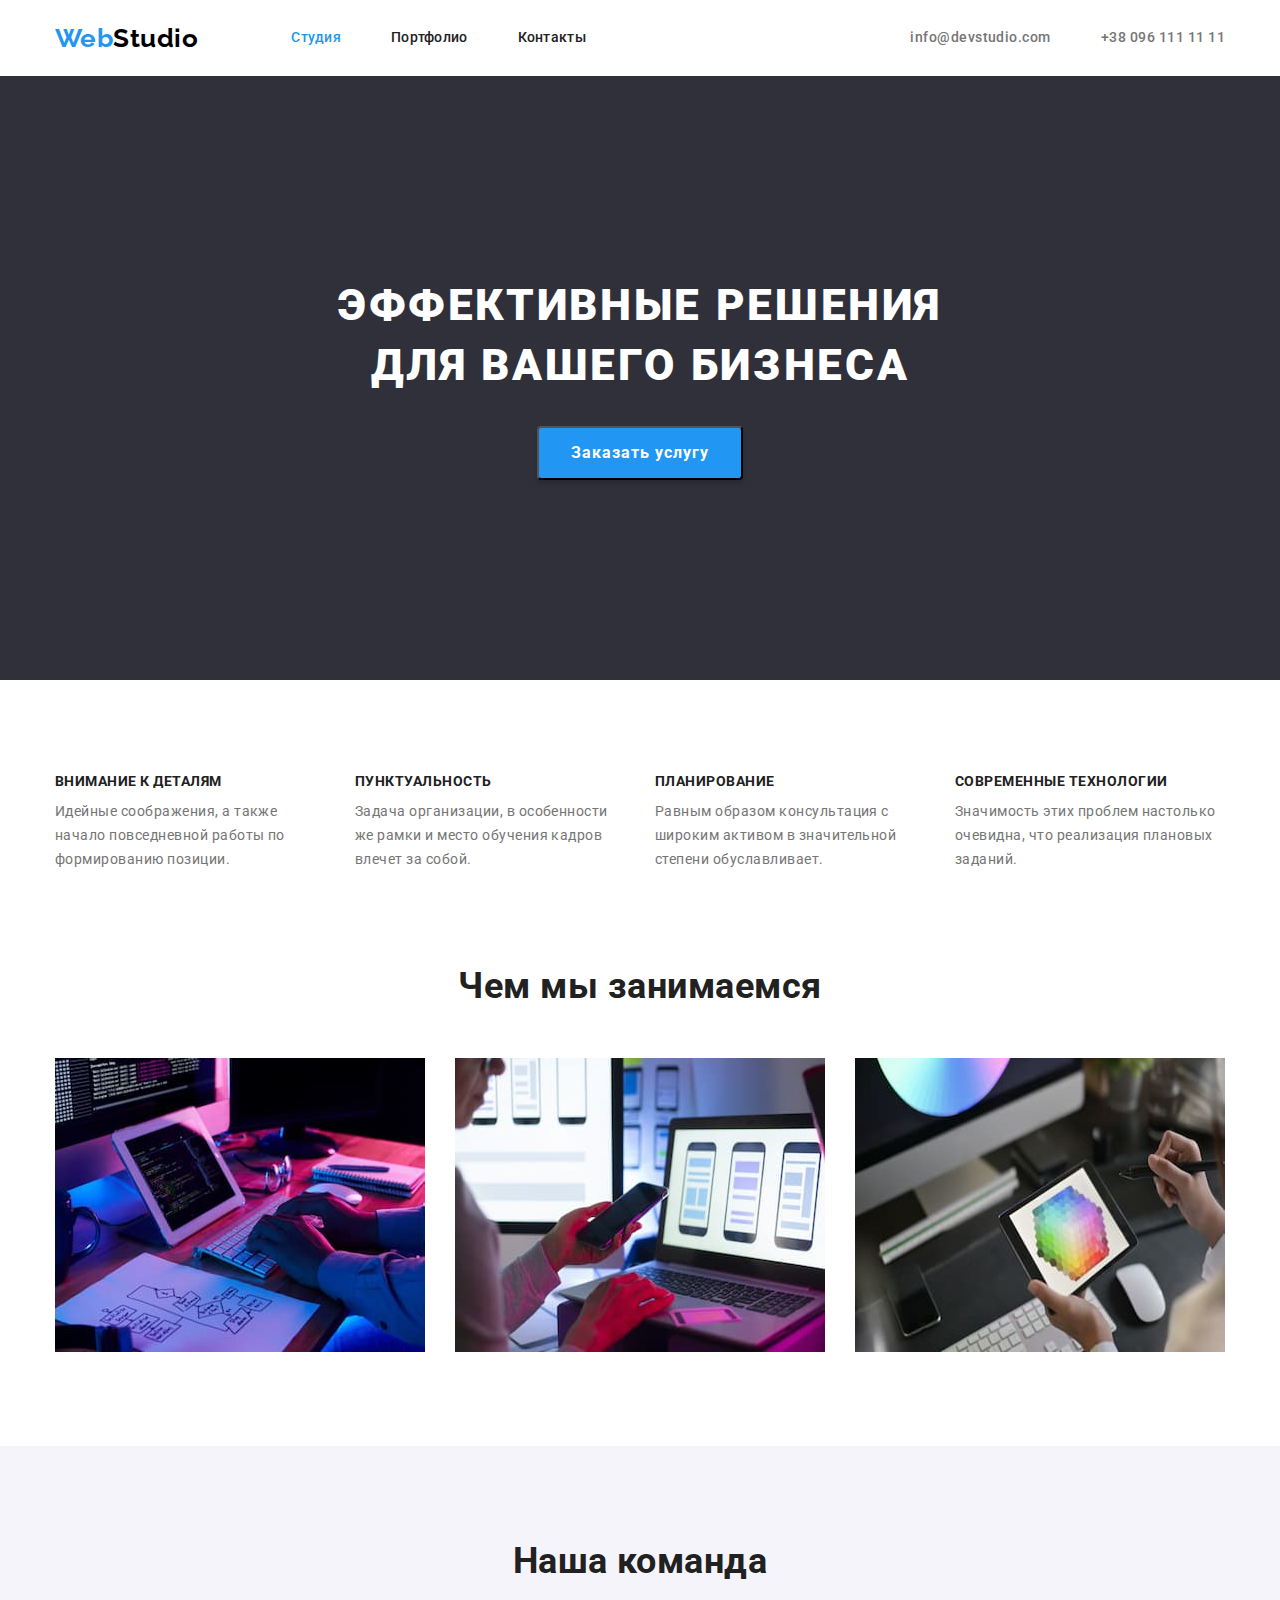
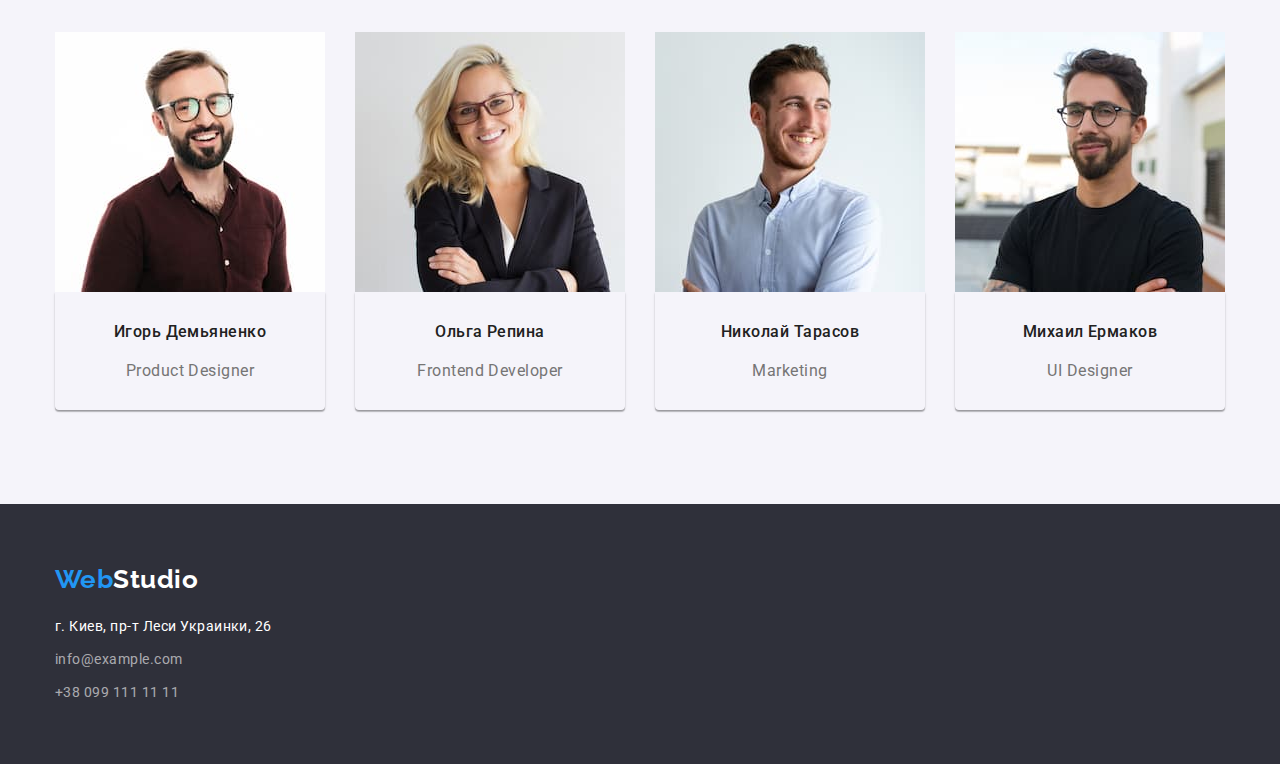
<file: index.html>
<!DOCTYPE html>
<html lang="ru">
<head>
    <meta charset="UTF-8">
    <meta http-equiv="X-UA-Compatible" content="IE=edge">
    <meta name="viewport" content="width=device-width, initial-scale=1.0">
    <title>goit-markup-hw-01</title>
    <link href="https://fonts.googleapis.com/css2?family=Raleway:wght@700&family=Roboto:wght@400;500;700;900&display=swap" rel="stylesheet">
    <link
    rel="stylesheet"
    href="https://cdnjs.cloudflare.com/ajax/libs/modern-normalize/1.1.0/modern-normalize.min.css"
    />
    <link rel="stylesheet" href="./css/styles.css">
</head>
<body>
<!--topbar section-->
<header>  

<nav class="container main-nav">
    <a class="logo-second"href="#"><span class="logo-first">Web</span>Studio</a>

    <ul class="site-nav">
        <li class="item"><a class="link current" href="#">Студия</a></li>
        <li class="item"><a class="link" href="./portfolio.html">Портфолио</a></li>
        <li class="item"><a class="link" href="#">Контакты</a></li>
    </ul>

    <ul class="contacts-header">
        <li class="item"><a class="link" href="mailto:info@devstudio.com">info@devstudio.com</a></li>
        <li class="item"><a class="link" href="tel:+380961111111">+38 096 111 11 11</a></li>
    </ul>
</nav>

</header>

<main>
<!-- hero -->
<section class="hero">
    <div class="container hero-place">
    <h1 class="hero-title">ЭФФЕКТИВНЫЕ РЕШЕНИЯ<br>ДЛЯ ВАШЕГО БИЗНЕСА</h1>
    <button class= "hero-button" type="button">Заказать услугу</button>
    </div>
</section>
    
<!--list of benefits-->
<section class="section">
<div class="container benefits">
<ul class="benefits-list list horisontal">
    <!--first column-->
    <li class="item">
        <h3 class="section-title">ВНИМАНИЕ К ДЕТАЛЯМ</h3>
        <p class="text">
            Идейные соображения, а также<br>начало повседневной работы по<br>формированию позиции.
        </p>
    </li>
    <!--second column-->
    <li class="item">
        <h3 class="section-title">ПУНКТУАЛЬНОСТЬ</h3>
        <p class="text">
            Задача организации, в особенности<br>же рамки и место обучения кадров<br> влечет за собой.
        </p>
    </li>
    <!--third column-->
    <li class="item">
        <h3 class="section-title">ПЛАНИРОВАНИЕ</h3>
        <p class="text">
            Равным образом консультация с<br>широким активом в значительной<br>степени обуславливает.
        </p>
    </li>
    <!--fourth column-->
    <li class="item">
        <h3 class="section-title">СОВРЕМЕННЫЕ ТЕХНОЛОГИИ</h3>
        <p class="text">
            Значимость этих проблем настолько<br>очевидна, что реализация плановых<br>заданий.
        </p>
    </li>
</ul>
</div>
</section>

<!--Our business-->
<section>
    <div class="container business">
    <h2 class="section-title-h2 business">Чем мы занимаемся</h2>
    
<div class="business-list">
<ul class="list horisontal">
    <li class="item">
        <img src="images/Picture-1-figma-hw-1.jpg"
        alt="разработчик пишет код за своим рабочим столом, подсматривая в планшет"
        width="370"
        height="294"
        >
    </li>
    <li class="item">
        <img src="images/Picture-2-figma-hw-1.jpg"
        alt="разработчик работает за ноутбуком со смартфоном в руках, на экране ноутбука адаптация контента под смартфон"
        width="370"
        height="294"
        >
    </li>
    <li class="item">
        <img src="images/Picture-3-figma-hw-1.jpg"
        alt="разработчик, находясь перед компьютером, держит в руках планшет, на экране которого показана палитра из множества цветов"
        width="370"
        height="294"
        >
    </li>
</ul>
</div>
</div>

</section>

<!--Our team-->
<section class="our-team-section">
    <h2 class="section-title-h2">Наша команда</h2>
<div class="container team">
    
<ul class="team horisontal">
<li class="item">
        <img src="images/Photo-1-hw1.jpg" 
        alt="Игорь Демьяненко, Product Designer"
        width="270"
        height="260"
        >
        <div class="card-description">
        <h3 class="section-title">Игорь Демьяненко</h3>
        <p class="text">Product Designer</p>
        </div>
</li>
<li class="item">
        <img src="images/Photo-2-hw1.jpg" 
        alt="Ольга Репина, Frontend Developer"
        width="270"
        height="260"
        >
        <div class="card-description">
        <h3 class="section-title">Ольга Репина</h3>
        <p class="text">Frontend Developer</p>
        </div>
</li>
<li class="item">
        <img src="images/Photo-3-hw1.jpg" 
        alt="Николай Тарасов, Marketing"
        width="270"
        height="260"
        >
        <div class="card-description">
        <h3 class="section-title">Николай Тарасов</h3>
        <p class="text">Marketing</p>
        </div>
</li>
<li class="item">
        <img src="images/Photo-4-hw1.jpg" 
        alt="Михаил Ермаков, UI Designer"
        width="270"
        height="260"
        >
        <div class="card-description">
        <h3 class="section-title">Михаил Ермаков</h3>
        <p class="text">UI Designer</p>
        </div>
</li>
</ul>
</div>
</section>
</main>

<footer class="down-side">
    <div class="container">
    <a class="logo-second"href="#"><span class="logo-first">Web</span>Studio</a>
<!--contacts container-->    
<address>
    <ul class="contacts-footer">
        <li><a class="link" href="#">г. Киев, пр-т Леси Украинки, 26</a></li>
        <li><a class="link-cont" href="mailto:info@example.com">info@example.com</a></li>
        <li><a class="link-cont" href="tel:+380991111111">+38 099 111 11 11</a></li>   
    </ul>
</address>
    </div>
</footer>

</body>
</html>
</file>
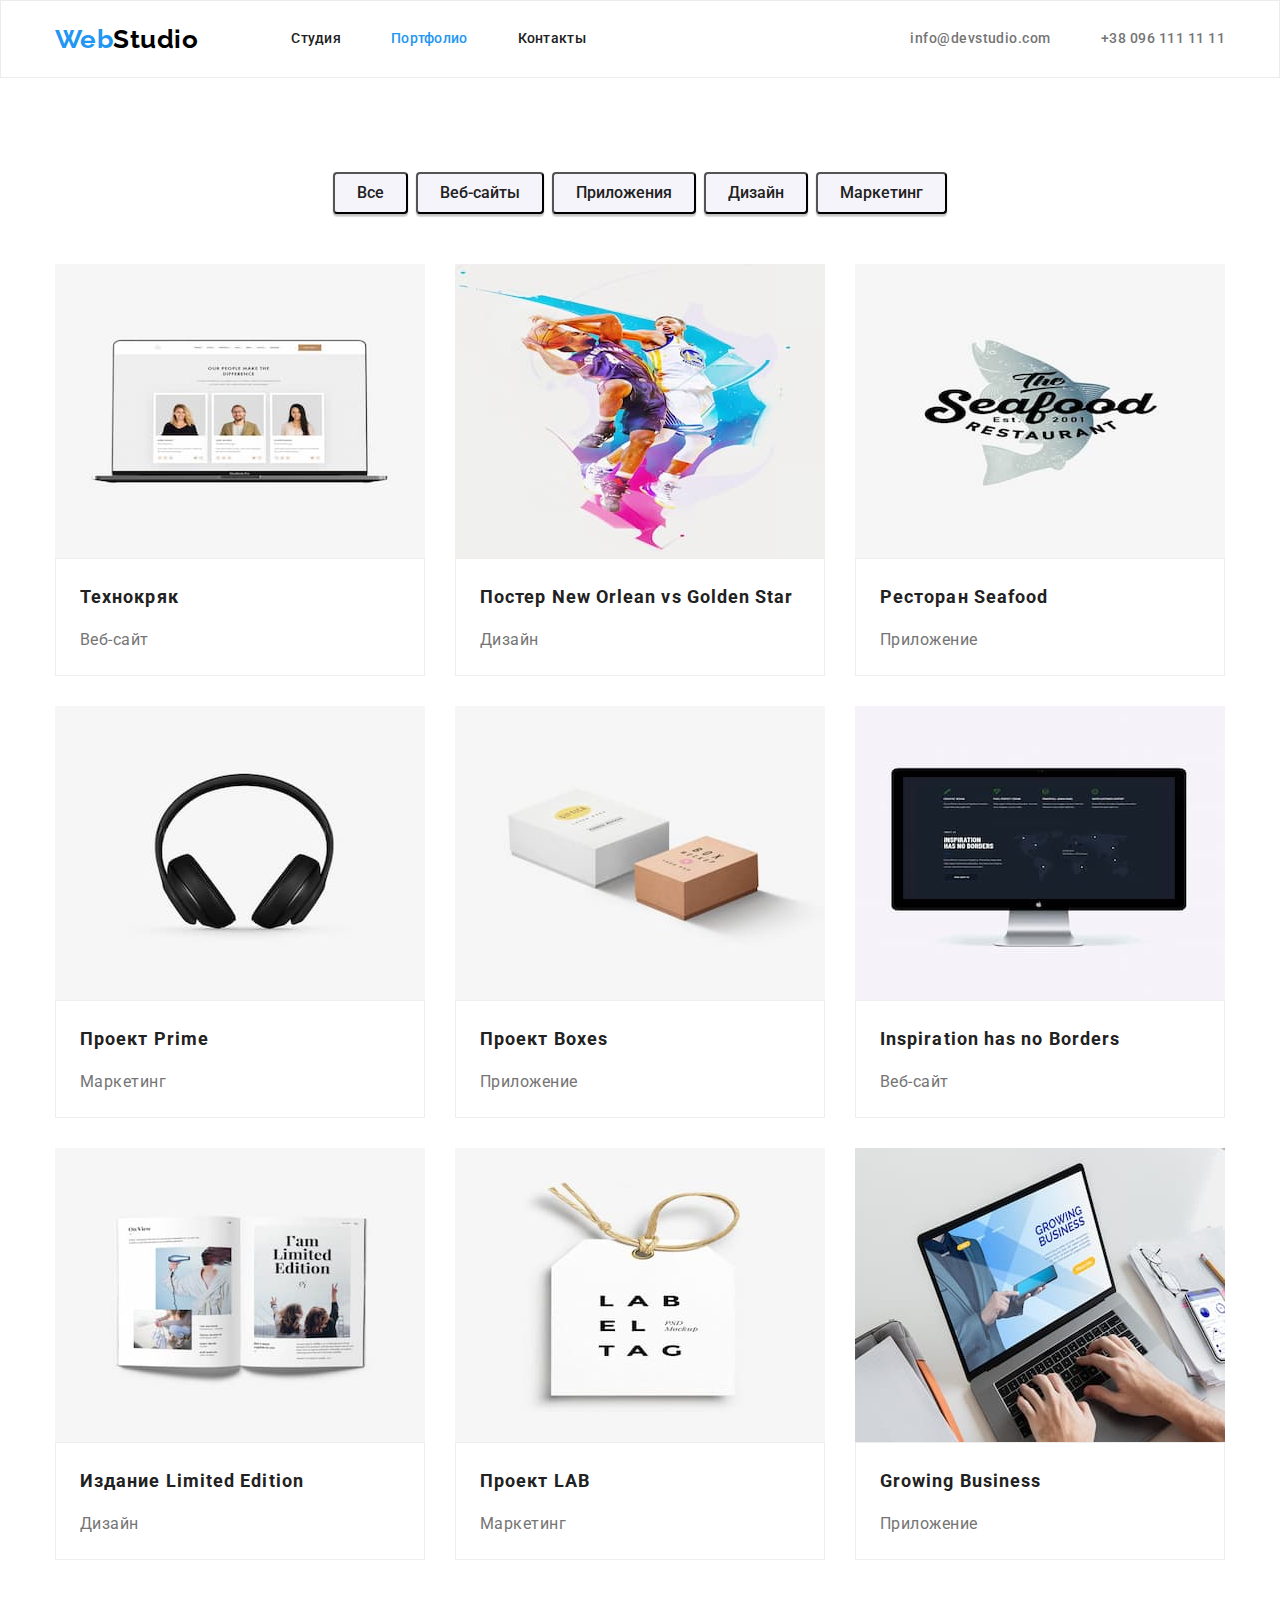
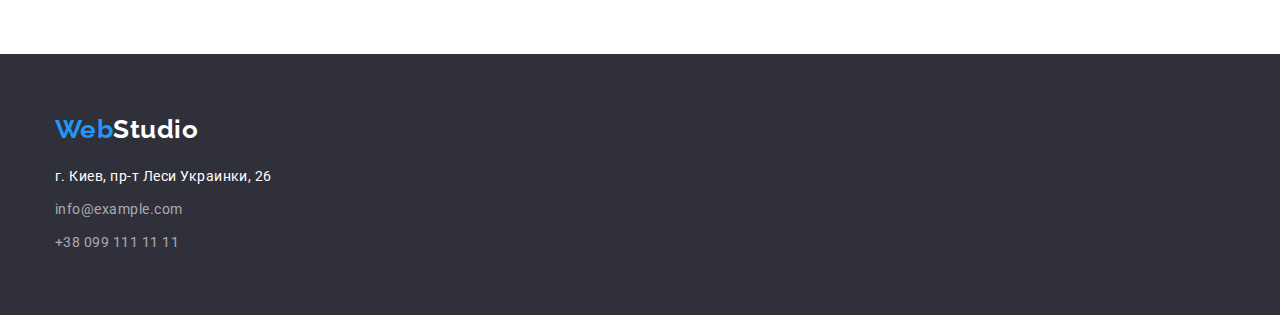
<file: portfolio.html>
<!DOCTYPE html>
<html lang="ru">
<head>
    <meta charset="UTF-8">
    <meta http-equiv="X-UA-Compatible" content="IE=edge">
    <meta name="viewport" content="width=device-width, initial-scale=1.0">
    <title>goit-markup-hw-01</title>
    <link href="https://fonts.googleapis.com/css2?family=Raleway:wght@700&family=Roboto:wght@400;500;700;900&display=swap" rel="stylesheet">
    <link
    rel="stylesheet"
    href="https://cdnjs.cloudflare.com/ajax/libs/modern-normalize/1.1.0/modern-normalize.min.css"
    />
    <link rel="stylesheet" href="./css/styles.css">
</head>
<body>
<!--topbar section-->
<header class="heder">  

    <nav class="container main-nav">
        <a class="logo-second"href="#"><span class="logo-first">Web</span>Studio</a>
    
        <ul class="site-nav">
            <li class="item"><a class="link" href="./index.html">Студия</a></li>
            <li class="item"><a class="link current" href="#">Портфолио</a></li>
            <li class="item"><a class="link" href="#">Контакты</a></li>
        </ul>
    
        <ul class="contacts-header">
            <li class="item"><a class="link" href="mailto:info@devstudio.com">info@devstudio.com</a></li>
            <li class="item"><a class="link" href="tel:+380961111111">+38 096 111 11 11</a></li>
        </ul>
    </nav>
    
    </header>

<main>
    
    <section class="projects">
        <h1 class="portfolio">our work</h1>
    <div class="container navigation">
        <ul class="filter">
            <li class="item"><button class="filter-button" type="button">Все</button></li>
            <li class="item"><button class="filter-button" type="button">Веб-сайты</button></li>
            <li class="item"><button class="filter-button" type="button">Приложения</button></li>
            <li class="item"><button class="filter-button" type="button">Дизайн</button></li>
            <li class="item"><button class="filter-button" type="button">Маркетинг</button></li>
        </ul>  
    </div>
    <div class="container ">
    <ul class="specification">
        <li class="item">
            <img src="images/Picture-1-hw2.jpg" 
            alt="фото ноутбука с открытой страницей веб сайта"
            width="370"
            height="294"
            >
            <div class="card-specification">
            <h3 class="section-title">Технокряк</h3>
            <p class="text">Веб-сайт</p>
            </div>
        </li>
        <li class="item">
            <img src="images/Picture-2-hw2.jpg" 
            alt="постер New Orlean vs Golden Star"
            width="370"
            height="294"
            >
            <div class="card-specification">
            <h3 class="section-title">Постер New Orlean vs Golden Star</h3>
            <p class="text">Дизайн</p>
            </div>
        </li>
        <li class="item">
            <img src="images/Picture-3-hw2.jpg" 
            alt="постер Ресторана Seafood"
            width="370"
            height="294"
            >
            <div class="card-specification">
            <h3 class="section-title">Ресторан Seafood</h3>
            <p class="text">Приложение</p>
            </div>
        </li>
        <li class="item">
            <img src="images/Picture-4-hw2.jpg" 
            alt="полноразмерные черные наушники на белом фоне"
            width="370"
            height="294"
            >
            <div class="card-specification">
            <h3 class="section-title">Проект Prime</h3>
            <p class="text">Маркетинг</p>
            </div>
        </li>
        <li class="item">
            <img src="images/Picture-5-hw2.jpg" 
            alt="две коробки с надписями, одна белая, вторая бежевая"
            width="370"
            height="294"
            >
            <div class="card-specification">
            <h3 class="section-title">Проект Boxes</h3>
            <p class="text">Приложение</p>
            </div>
        </li>
        <li class="item">
            <img src="images/Picture-6-hw2.jpg" 
            alt="фото монитора, на котором открыта страница с черным фоном"
            width="370"
            height="294"
            >
            <div class="card-specification">
            <h3 class="section-title">Inspiration has no Borders</h3>
            <p class="text">Веб-сайт</p>
            </div>
        </li>
        <li class="item">
            <img src="images/Picture-7-hw2.jpg" 
            alt="фото открытой книги на белом фоне"
            width="370"
            height="294"
            >
            <div class="card-specification">
            <h3 class="section-title">Издание Limited Edition</h3>
            <p class="text">Дизайн</p>
            </div>
        </li>
        <li class="item">
            <img src="images\Picture-8-hw2.jpg" 
            alt="фото открытой книги на белом фоне"
            width="370"
            height="294"
            >
            <div class="card-specification">
            <h3 class="section-title">Проект LAB</h3>
            <p class="text">Маркетинг</p>
            </div>
        </li>
        <li class="item">
            <img src="images/Picture-9-hw2.jpg" 
            alt="человек работает за ноутбуком"
            width="370"
            height="294"
            >
            <div class="card-specification">
            <h3 class="section-title">Growing Business</h3>
            <p class="text">Приложение</p>
            </div>
        </li>
    </ul>
    </div>
    </section>
</main>

<footer class="down-side">
    <div class="container">
    <a class="logo-second"href="#"><span class="logo-first">Web</span>Studio</a>
<!--contacts container-->    
<address>
    <ul class="contacts-footer">
        <li><a class="link" href="#">г. Киев, пр-т Леси Украинки, 26</a></li>
        <li><a class="link-cont" href="mailto:info@example.com">info@example.com</a></li>
        <li><a class="link-cont" href="tel:+380991111111">+38 099 111 11 11</a></li>   
    </ul>
</address>
    </div>
</footer>

</body>
</html>
</file>
<file: css/styles.css>
:root {
    --primary-text-color: #757575;
    --title-text-color: #000000;
    --accent-color: #2196F3;
    --background-color: #ffffff;
}

p,
h1,
h2,
h3 {
margin-top: 0;
margin-bottom: 0;
}
img {
    display: block;
}

body {
    margin: 0;
    background-color: var(--background-color);
    color: var(--primary-text-color);
    font-family: Roboto, sans-serif;
    letter-spacing: 0.03em;
    font-weight: 400;
}

header {
    background: #FFFFFF;
}
button {
    font-family: Roboto, sans-serif;
}
ul {
    list-style: none;
    margin: 0;
    padding: 0;
}

.heder {
    border: 1px solid #ececec;
}
.section {
    padding: 94px 0;
}

.container {
margin: 0 auto;
padding-left: 15px;
padding-right: 15px;
width: 1200px;
}
/* header-logo */
.logo-first {
color: var(--accent-color);
font-family: Raleway;
}
.logo-second {
font-family: Raleway;
font-weight: 700;
font-size: 26px;
line-height: 1.19;
color: var(--title-text-color);
text-decoration: none;
margin-right: 93px;
}

.main-nav {
    display: flex;
    align-items: center;
    display: flex;
    margin: 0 auto;
    padding-left: 15;
    padding-right: 15;
    width: 1200;
    }

.site-nav {
    display: flex;
}

.site-nav .item:not(:last-child) {
    margin-right: 50px;
}

/* site nav */
.site-nav .link {
    display: flex;
    padding-top: 30px;
    padding-bottom: 30px;
    color: #212121;
    text-decoration: none;
    font-weight: 500;
    font-size: 14px;
    line-height: 1.14;
    letter-spacing: 0.02em;
    }
.site-nav .link:hover,
.site-nav .link:focus {
    color: var(--accent-color);
    }
.site-nav .link.current {
    color: var(--accent-color);
    }

.contacts-header .item {
    display: flex;
}

.contacts-header {
    display: flex;
    margin-left: auto;
}

/* contacts header */
.contacts-header .link {
    color: var(--primary-text-color);
    text-decoration: none;
    font-weight: 500;
    font-size: 14px;
    line-height: 1.14;
}
.contacts-header .link:hover,
.contacts-header .link:focus {
    color: var(--accent-color);
    display: inline;
}

.contacts-header .item+ .item {
    margin-left: 50px;
}

/* hero styles */
.hero {
    background : #2F303A;
    letter-spacing: 0.06em;
    text-align: center;
    padding: 200px 0 200px 0;
}
.hero-title {
    color: #FFFFFF;
    font-weight: 900;
    font-size: 44px;
    line-height: 1.36;
    letter-spacing: 0.06em;
    text-transform: uppercase;
}
.hero-button {
    display: inline-block;
    color: #FFFFFF;
    background: var(--accent-color);
    cursor: pointer;
    font-weight: 700;
    font-size: 16px;
    line-height: 1.88;
    display: flex;
    align-items: center;
    letter-spacing: 0.06em;
    padding: 10px 32px;
    border-radius: 4px;
    box-shadow: 0px 4px 4px rgba(0, 0, 0, 0.15);
    margin-left: auto;
    margin-right: auto;
    margin-top: 30px;
}
.section-title {
    font-weight: 700;
    font-size: 14px;
    line-height: 1.14;
    margin-bottom: 10px;
}
.section-title-h2 {
    font-weight: 700;
    font-size: 36px;
    line-height: 1.17;
    text-align: center;
}
.section-title,
.section-title-h2 {
    color: #212121;
}
.container .benefits {
    padding-top: 94px;
}
.benefits-list .item .text {
    margin-top: 10px;
}

.benefits-list .item {
    width: calc(100%/4);
    margin-right: 30px;
    justify-content: space-between;
}

.benefits-list .item:nth-child(4n) {
    margin-right: 0;    
}

.benefits-list .section-title {
    text-transform: uppercase;
}
.benefits-list .text {
    font-size: 14px;
    line-height: 1.71;
    justify-content: space-between;
}

/*our business*/
.section-title-h2.business {
margin-bottom: 50px;
}
.container.business {
    padding-bottom: 94px;
}
.business .list .item {
    width: calc(100%/3);
    margin-right: 30px;
}
.business .list .item:nth-child(4n) {
    margin-right: 0;    
}

.horisontal {
display: flex;    
flex-direction: row;
}

/* our team*/
.our-team-section {
    padding-top: 94px;
    padding-bottom: 94px;
}
.our-team-section .section-title-h2 {
margin-bottom: 50px;
}

.team .horisontal .item {
    width: calc(100%/4);
    margin-right: 30px;
    padding-top: 0;
}
.team .horisontal .item:nth-last-child(1) {
    margin-right: 0;
}
.section,
.our-team-section {
    color: var(--primary-text-color);
}
.our-team-section {
    background: #F5F4FA;
}
.team .text {
    font-size: 16px;
    line-height: 1.19;
    font-weight: 400;
}
.team .section-title {
    font-weight: 500;
    font-size: 16px;
    line-height: 1.19;
}
.card-description {
    padding: 30px 0 30px 0;
    text-align: center;
    box-shadow: 0px 1px 3px rgba(0, 0, 0, 0.12), 0px 1px 1px rgba(0, 0, 0, 0.14), 0px 2px 1px rgba(0, 0, 0, 0.2);
    border-radius: 0px 0px 4px 4px;
}

.card-description .text {
    padding: 10px 0 0 0;
}

.down-side {
    padding: 60px 0 60px 0;
}
/* logo footer */
.down-side .container .logo-second {
    color: #FFFFFF;
}
.contacts-footer .link {
    display: flex;
    margin-top: 20px;
}
.contacts-footer .link-cont {
    display: flex;
    margin-top: 9px;
}
/* contacts footer */
.contacts-footer .link {
    color: #FFFFFF;
    text-decoration: none;
    font-size: 14px;
    line-height: 1.71;
    font-style: normal;
}
.contacts-footer .link-cont {
    color: rgba(255, 255, 255, 0.6);
    text-decoration: none;
    font-size: 14px;
    line-height: 1.71;
    font-style: normal;
}
.contacts-footer .link-cont:hover,
.contacts-footer .link-cont:focus {
    color: var(--accent-color);
}
.contacts-footer .link:hover,
.contacts-footer .link:focus {
    color: var(--accent-color);
}
.down-side {
    background: #2F303A;
}
/* visually-hidden-title */
.portfolio {
    position: absolute;
    white-space: nowrap;
    width: 1px;
    height: 1px;
    overflow: hidden;
    border: 0;
    padding: 0;
    clip: rect(0 0 0 0);
    clip-path: inset(50%);
    margin: -1px;
}
/* portfolio filter buttons */
.projects {
    padding-top: 94px;
    padding-bottom: 94px;
}
.navigation {
    margin-bottom: 50px;
}
.filter-button {
    display: inline-block;
    background: #F5F4FA;
    color: #212121;
    cursor: pointer;
    font-weight: 500;
    font-size: 16px;
    line-height: 1.63;
    text-align: center;
    border-radius: 4px;
    padding: 6px 22px;
    box-shadow: 0px 3px 1px rgba(0, 0, 0, 0.1), 0px 1px 2px rgba(0, 0, 0, 0.08), 0px 2px 2px rgba(0, 0, 0, 0.12);
}
.filter-button:hover,
.filter-button:focus {
    background: var(--accent-color);
    color: #FFFFFF;
}
.container .filter {
    display: flex;
    justify-content: center;
}
.filter {
    padding: 94px auto 16px auto;
}
.container .filter .item {
    margin-right: 8px;
    margin-top: 94;
}
.container .filter .item:nth-last-child(1) {
    margin-right: 0;
}

.specification .text {
    font-size: 16px;
    line-height: 1.88;
    font-weight: 400;
}
.specification .section-title {
    font-size: 18px;
    line-height: 2;
    letter-spacing: 0.06em;
}
.specification {
    display: flex;
    flex-wrap: wrap;
}
.specification .item {
    margin-right: 30px;
    margin-top: 30px;
}
.specification .item:nth-child(-n+3) {
margin-top: 0;
}
.specification .item:nth-child(3n) {
    margin-right: 0;
}
.specification .item {
    width: 370px;
}
.card-specification .section-title {
    text-align: start;
}
.card-specification .text {  
    text-align: start;
}
.card-specification {
    padding: 20px 0 20px 24px;
    border: 1px solid #EEEEEE;
}
</file>
